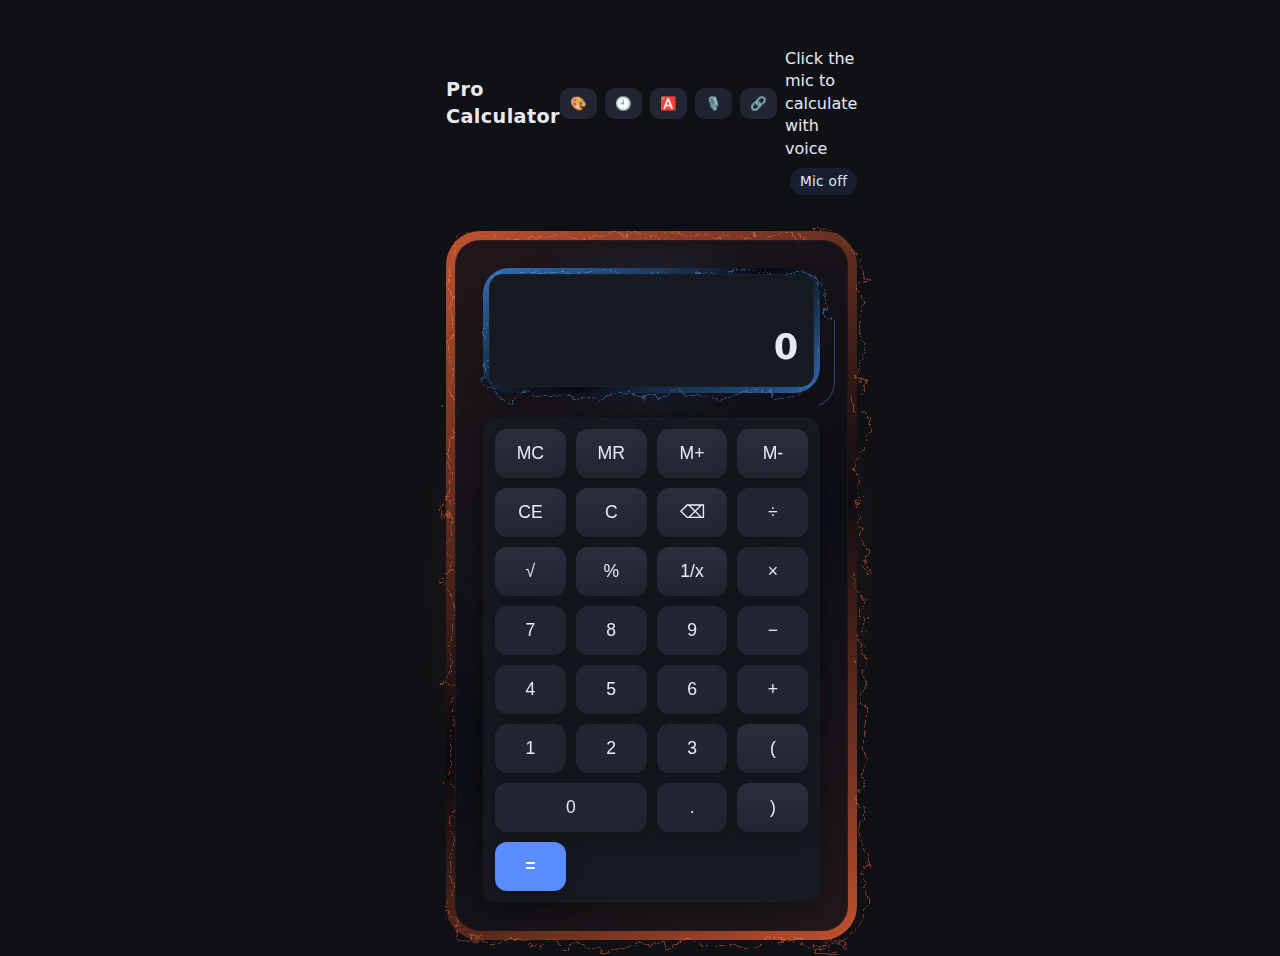
<file: index.html>
<!DOCTYPE html>
<html lang="en">

<head>
  <meta charset="utf-8" />
  <meta name="viewport" content="width=device-width,initial-scale=1" />
  <title>Pro Calculator</title>
  <link rel="stylesheet" href="styles.css" />
  <link rel="manifest" href="manifest.webmanifest" />

  <link rel="icon" type="image/png" sizes="16x16" href="gi.png">
  <link rel="icon" type="image/png" sizes="32x32" href="gi.png">
</head>

<body>
  <!-- PARTICLE SYSTEM CONTAINER -->
  <div id="particle-container"></div>

  <div id="cursor-sparkles"></div>
  <div id="custom-cursor"></div>

  <svg class="electric-filters" aria-hidden="true">
    <defs>
      <filter id="swirl-screen" color-interpolation-filters="sRGB" x="-20%" y="-20%" width="140%" height="140%">
        <feTurbulence type="turbulence" baseFrequency="0.02" numOctaves="10" result="noise1" seed="1" />
        <feOffset in="noise1" dx="0" dy="0" result="offsetNoise1">
          <animate attributeName="dy" values="700;0" dur="6s" repeatCount="indefinite" calcMode="linear" />
        </feOffset>

        <feTurbulence type="turbulence" baseFrequency="0.02" numOctaves="10" result="noise2" seed="1" />
        <feOffset in="noise2" dx="0" dy="0" result="offsetNoise2">
          <animate attributeName="dy" values="0;-700" dur="6s" repeatCount="indefinite" calcMode="linear" />
        </feOffset>

        <feTurbulence type="turbulence" baseFrequency="0.02" numOctaves="10" result="noise3" seed="2" />
        <feOffset in="noise3" dx="0" dy="0" result="offsetNoise3">
          <animate attributeName="dx" values="490;0" dur="6s" repeatCount="indefinite" calcMode="linear" />
        </feOffset>

        <feTurbulence type="turbulence" baseFrequency="0.02" numOctaves="10" result="noise4" seed="2" />
        <feOffset in="noise4" dx="0" dy="0" result="offsetNoise4">
          <animate attributeName="dx" values="0;-490" dur="6s" repeatCount="indefinite" calcMode="linear" />
        </feOffset>

        <feComposite in="offsetNoise1" in2="offsetNoise2" result="part1" />
        <feComposite in="offsetNoise3" in2="offsetNoise4" result="part2" />
        <feBlend in="part1" in2="part2" mode="color-dodge" result="combinedNoise" />

        <feDisplacementMap in="SourceGraphic" in2="combinedNoise" scale="30" xChannelSelector="R"
          yChannelSelector="B" />
      </filter>
      <filter id="swirl-calc" color-interpolation-filters="sRGB" x="-20%" y="-20%" width="140%" height="140%">
        <feTurbulence type="turbulence" baseFrequency="0.02" numOctaves="7" />
        <feColorMatrix type="hueRotate" result="pt1">
          <animate attributeName="values" values="0;360;" dur=".6s" repeatCount="indefinite" calcMode="paced" />
        </feColorMatrix>
        <feComposite />
        <feTurbulence type="turbulence" baseFrequency="0.03" numOctaves="7" seed="5" />
        <feColorMatrix type="hueRotate" result="pt2">
          <animate attributeName="values" values="0;333;199;286;64;168;256;157;360;" dur="5s" repeatCount="indefinite"
            calcMode="paced" />
        </feColorMatrix>
        <feBlend in="pt1" in2="pt2" mode="normal" result="combinedNoise" />
        <feDisplacementMap in="SourceGraphic" scale="30" xChannelSelector="R" yChannelSelector="B" />
      </filter>
    </defs>
  </svg>


  <main class="app" data-theme="dark">
    <header class="topbar" aria-label="Calculator header">
      <h1 class="brand">Pro Calculator</h1>
      <div class="controls">
        <button id="themeToggle" class="icon-btn" aria-label="Toggle theme" title="Toggle theme">🎨</button>
        <button id="historyToggle" class="icon-btn" aria-label="Toggle history" title="Toggle history">🕘</button>
        <button id="a11yToggle" class="icon-btn" aria-label="Toggle high contrast"
          title="Toggle high contrast">🅰️</button>
        <button id="voiceToggle" class="icon-btn mic-off" aria-label="Toggle voice control"
          title="Toggle voice control">🎙️</button>
        <button id="apiSettings" class="icon-btn" aria-label="Set voice backend URL"
          title="Set voice backend URL">🔗</button>
        <span class="mic-guide" role="status">Click the mic to calculate with voice</span>
      </div>
    </header>

    <div class="voice-panel" role="status" aria-live="polite">
      <span id="voiceStatus" class="voice-status">Mic off</span>
    </div>

    <div class="calculator-electric electric-frame electric-frame--calc">
      <div class="electric-frame__content calculator-electric__content">
        <div class="screen-wrapper electric-frame electric-frame--screen">
          <div class="electric-frame__content">
            <section class="display" aria-live="polite" aria-atomic="true">
              <div id="expression" class="expression" title="Expression"></div>
              <div id="result" class="result" title="Result">0</div>
            </section>
          </div>
        </div>

        <section class="keypad" aria-label="Calculator keys">
          <!-- Memory Row -->
          <div class="row">
            <button class="btn fn" data-action="MC" aria-label="Memory Clear">MC</button>
            <button class="btn fn" data-action="MR" aria-label="Memory Recall">MR</button>
            <button class="btn fn" data-action="M+" aria-label="Memory Add">M+</button>
            <button class="btn fn" data-action="M-" aria-label="Memory Subtract">M-</button>
          </div>

          <!-- Function / Clear Row -->
          <div class="row">
            <button class="btn fn" data-action="CE" aria-label="Clear Entry">CE</button>
            <button class="btn fn" data-action="C" aria-label="Clear All">C</button>
            <button class="btn fn" data-action="BACK" aria-label="Backspace">⌫</button>
            <button class="btn op" data-value="/" aria-label="Divide">÷</button>
          </div>

          <!-- Main Grid -->
          <div class="row">
            <button class="btn fn" data-action="SQRT" aria-label="Square Root">√</button>
            <button class="btn fn" data-action="PERCENT" aria-label="Percent">%</button>
            <button class="btn fn" data-action="RECIP" aria-label="Reciprocal">1/x</button>
            <button class="btn op" data-value="*" aria-label="Multiply">×</button>
          </div>

          <div class="row">
            <button class="btn" data-value="7" aria-label="Seven">7</button>
            <button class="btn" data-value="8" aria-label="Eight">8</button>
            <button class="btn" data-value="9" aria-label="Nine">9</button>
            <button class="btn op" data-value="-" aria-label="Minus">−</button>
          </div>

          <div class="row">
            <button class="btn" data-value="4" aria-label="Four">4</button>
            <button class="btn" data-value="5" aria-label="Five">5</button>
            <button class="btn" data-value="6" aria-label="Six">6</button>
            <button class="btn op" data-value="+" aria-label="Plus">+</button>
          </div>

          <div class="row">
            <button class="btn" data-value="1" aria-label="One">1</button>
            <button class="btn" data-value="2" aria-label="Two">2</button>
            <button class="btn" data-value="3" aria-label="Three">3</button>
            <button class="btn fn" data-action="OPEN" aria-label="Open Parenthesis">(</button>
          </div>

          <div class="row">
            <button class="btn wide" data-value="0" aria-label="Zero">0</button>
            <button class="btn" data-value="." aria-label="Decimal">.</button>
            <button class="btn fn" data-action="CLOSE" aria-label="Close Parenthesis">)</button>
            <button class="btn eq" data-action="EQUALS" aria-label="Equals">=</button>
          </div>
        </section>

        <aside id="history" class="history" aria-label="History drawer" hidden>
          <header class="history-header">
            <h2>History</h2>
            <div class="history-actions">
              <input id="historySearch" type="search" placeholder="Search…" aria-label="Search history" />
              <button id="exportCSV" class="mini-btn" aria-label="Export CSV">CSV</button>
              <button id="exportJSON" class="mini-btn" aria-label="Export JSON">JSON</button>
              <button id="clearHistory" class="mini-btn danger" aria-label="Clear History">Clear</button>
            </div>
          </header>
          <ul id="historyList" class="history-list" role="list"></ul>
        </aside>
      </div>
    </div>
  </main>

  <!-- Optional config override: define window.PROCALC_VOICE_API_BASE in config.js -->
  <script src="config.js"></script>
  <script src="script.js" defer></script>
</body>

</html>
</file>
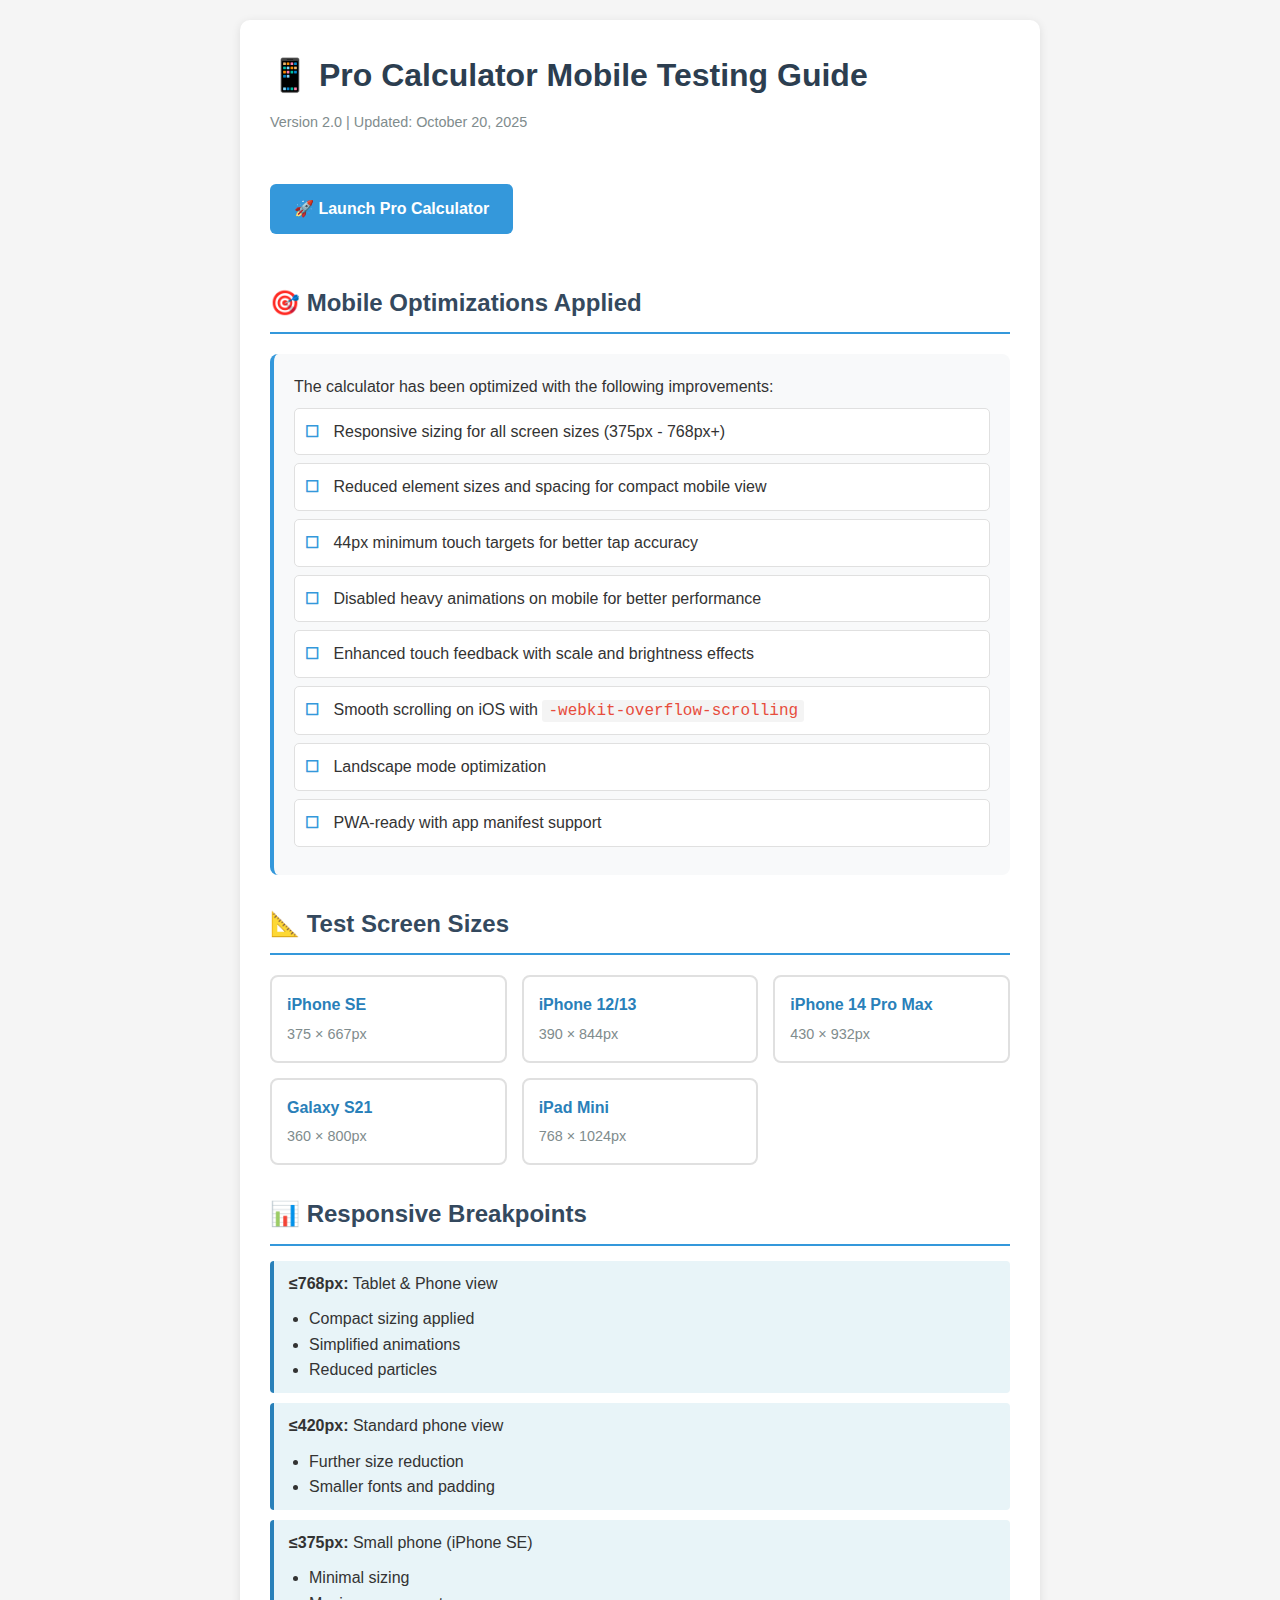
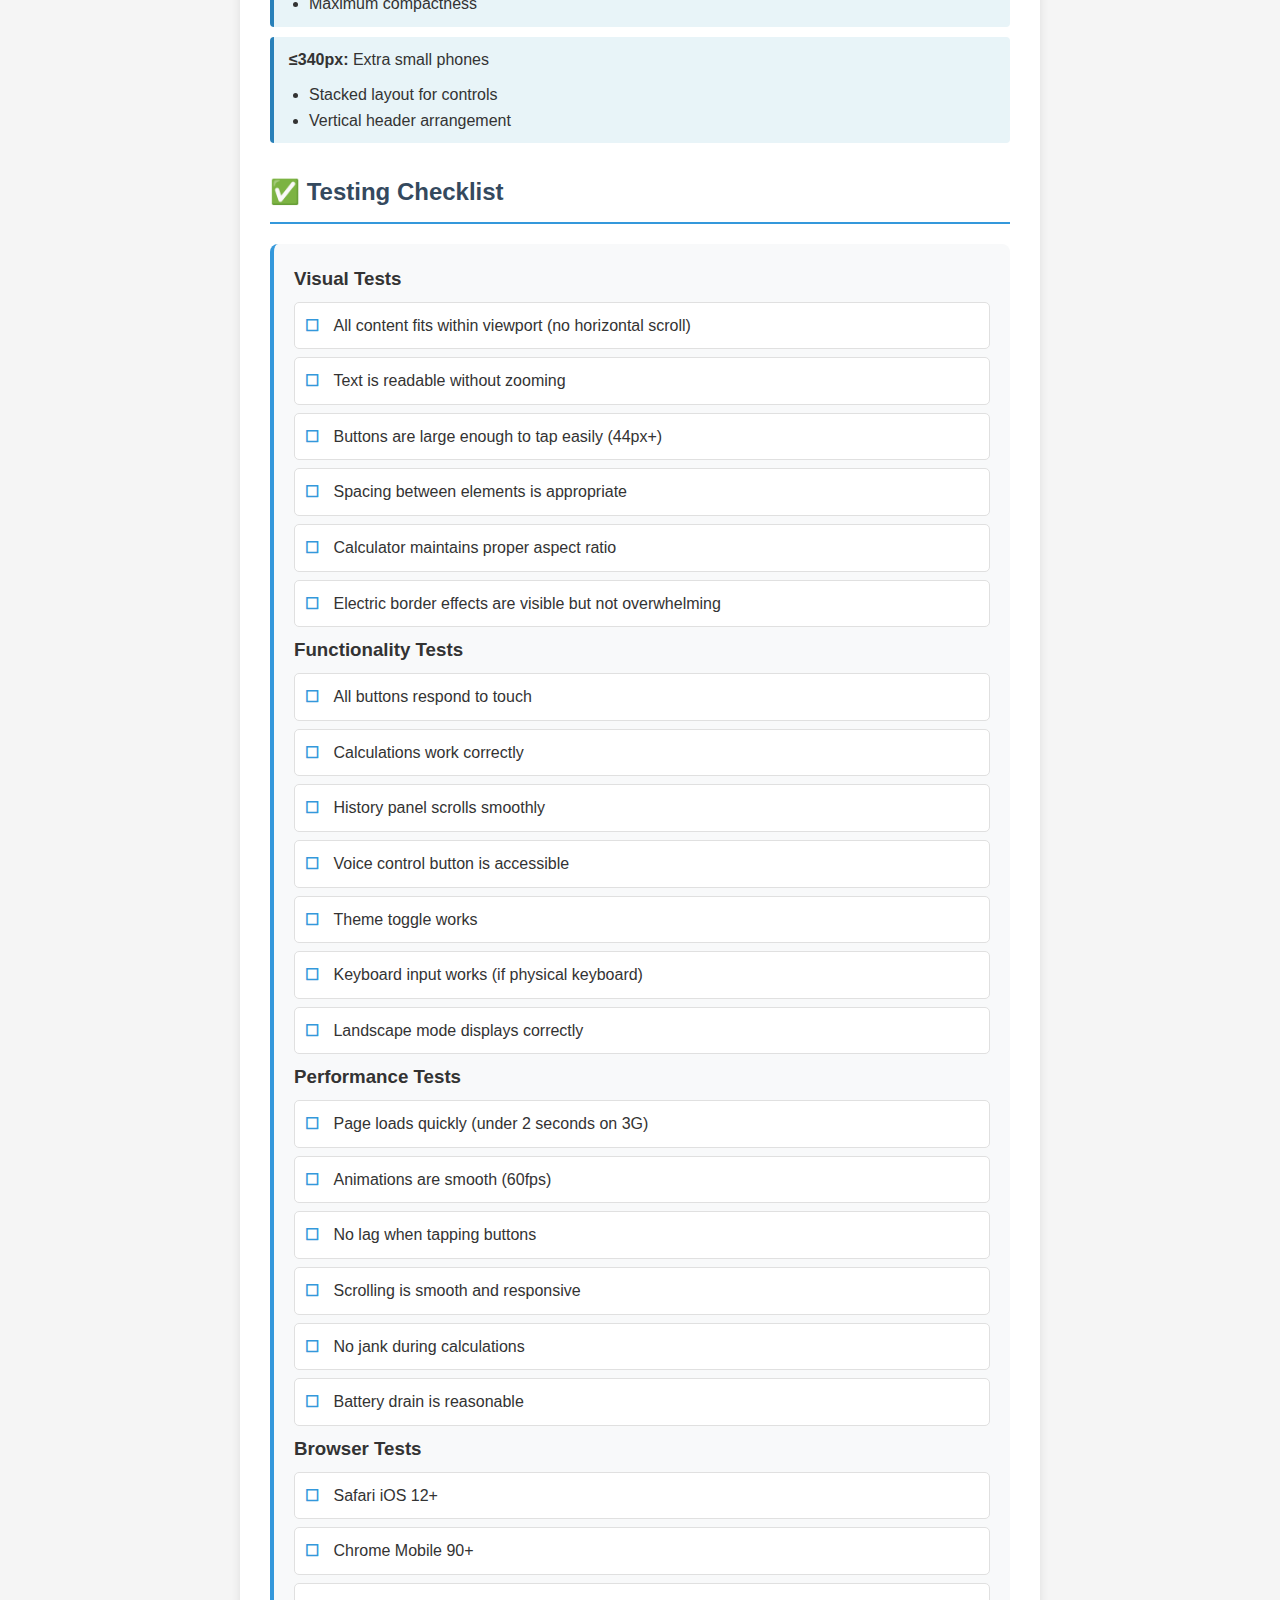
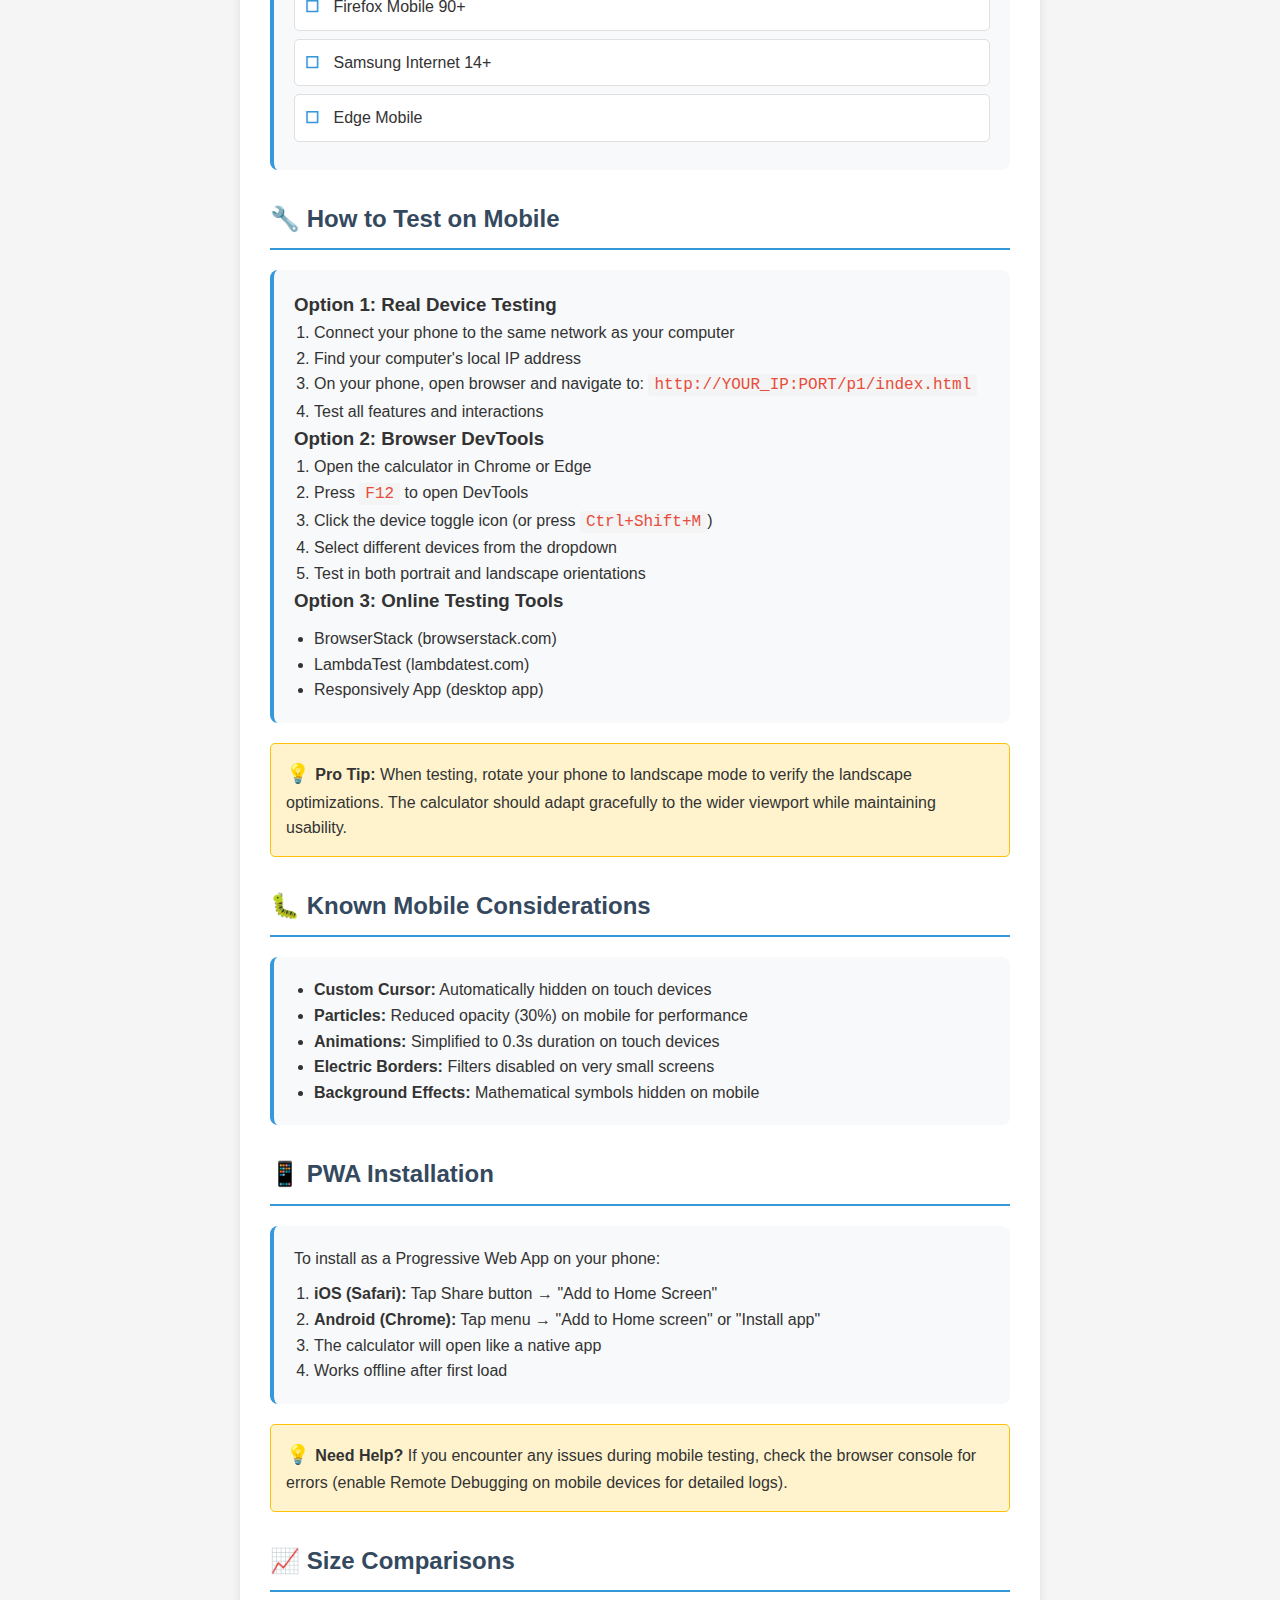
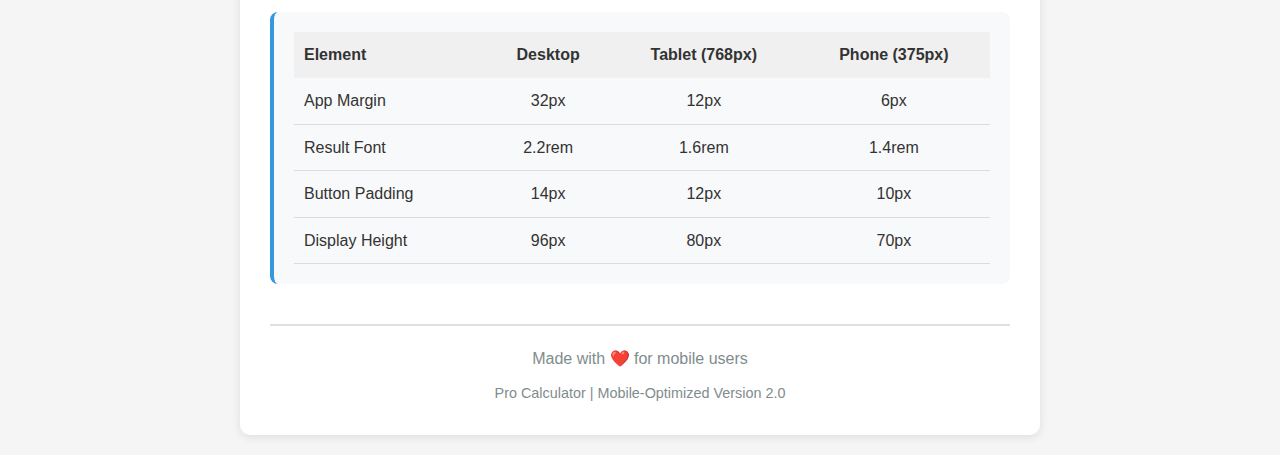
<file: MOBILE_TEST_GUIDE.html>
<!DOCTYPE html>
<html lang="en">

<head>
    <meta charset="UTF-8">
    <meta name="viewport" content="width=device-width, initial-scale=1.0">
    <title>Pro Calculator - Mobile Testing Guide</title>
    <style>
        * {
            box-sizing: border-box;
            margin: 0;
            padding: 0;
        }

        body {
            font-family: -apple-system, BlinkMacSystemFont, 'Segoe UI', Roboto, Oxygen, Ubuntu, Cantarell, sans-serif;
            line-height: 1.6;
            padding: 20px;
            background: #f5f5f5;
            color: #333;
        }

        .container {
            max-width: 800px;
            margin: 0 auto;
            background: white;
            padding: 30px;
            border-radius: 10px;
            box-shadow: 0 2px 10px rgba(0, 0, 0, 0.1);
        }

        h1 {
            color: #2c3e50;
            margin-bottom: 10px;
        }

        .version {
            color: #7f8c8d;
            font-size: 0.9em;
            margin-bottom: 30px;
        }

        h2 {
            color: #34495e;
            margin-top: 30px;
            margin-bottom: 15px;
            padding-bottom: 10px;
            border-bottom: 2px solid #3498db;
        }

        .test-section {
            background: #f8f9fa;
            padding: 20px;
            margin: 20px 0;
            border-radius: 8px;
            border-left: 4px solid #3498db;
        }

        .checklist {
            list-style: none;
            padding-left: 0;
        }

        .checklist li {
            padding: 10px;
            margin: 8px 0;
            background: white;
            border-radius: 5px;
            border: 1px solid #e0e0e0;
        }

        .checklist li:before {
            content: "☐ ";
            color: #3498db;
            font-weight: bold;
            margin-right: 10px;
        }

        .device-specs {
            display: grid;
            grid-template-columns: repeat(auto-fit, minmax(200px, 1fr));
            gap: 15px;
            margin: 20px 0;
        }

        .device {
            background: white;
            padding: 15px;
            border-radius: 8px;
            border: 2px solid #e0e0e0;
        }

        .device-name {
            font-weight: bold;
            color: #2980b9;
            margin-bottom: 5px;
        }

        .device-size {
            color: #7f8c8d;
            font-size: 0.9em;
        }

        .breakpoint {
            background: #e8f4f8;
            padding: 10px 15px;
            margin: 10px 0;
            border-left: 4px solid #2980b9;
            border-radius: 4px;
        }

        .tip {
            background: #fff3cd;
            border: 1px solid #ffc107;
            padding: 15px;
            border-radius: 5px;
            margin: 15px 0;
        }

        .tip:before {
            content: "💡 ";
            font-size: 1.2em;
        }

        code {
            background: #f4f4f4;
            padding: 2px 6px;
            border-radius: 3px;
            font-family: 'Courier New', monospace;
            color: #e74c3c;
        }

        .launch-btn {
            display: inline-block;
            background: #3498db;
            color: white;
            padding: 12px 24px;
            text-decoration: none;
            border-radius: 6px;
            margin: 20px 0;
            font-weight: bold;
            transition: background 0.3s ease;
        }

        .launch-btn:hover {
            background: #2980b9;
        }

        @media (max-width: 768px) {
            body {
                padding: 10px;
            }

            .container {
                padding: 20px;
            }

            h1 {
                font-size: 1.5em;
            }

            .device-specs {
                grid-template-columns: 1fr;
            }
        }
    </style>
</head>

<body>
    <div class="container">
        <h1>📱 Pro Calculator Mobile Testing Guide</h1>
        <p class="version">Version 2.0 | Updated: October 20, 2025</p>

        <a href="index.html" class="launch-btn">🚀 Launch Pro Calculator</a>

        <h2>🎯 Mobile Optimizations Applied</h2>
        <div class="test-section">
            <p>The calculator has been optimized with the following improvements:</p>
            <ul class="checklist">
                <li>Responsive sizing for all screen sizes (375px - 768px+)</li>
                <li>Reduced element sizes and spacing for compact mobile view</li>
                <li>44px minimum touch targets for better tap accuracy</li>
                <li>Disabled heavy animations on mobile for better performance</li>
                <li>Enhanced touch feedback with scale and brightness effects</li>
                <li>Smooth scrolling on iOS with <code>-webkit-overflow-scrolling</code></li>
                <li>Landscape mode optimization</li>
                <li>PWA-ready with app manifest support</li>
            </ul>
        </div>

        <h2>📐 Test Screen Sizes</h2>
        <div class="device-specs">
            <div class="device">
                <div class="device-name">iPhone SE</div>
                <div class="device-size">375 × 667px</div>
            </div>
            <div class="device">
                <div class="device-name">iPhone 12/13</div>
                <div class="device-size">390 × 844px</div>
            </div>
            <div class="device">
                <div class="device-name">iPhone 14 Pro Max</div>
                <div class="device-size">430 × 932px</div>
            </div>
            <div class="device">
                <div class="device-name">Galaxy S21</div>
                <div class="device-size">360 × 800px</div>
            </div>
            <div class="device">
                <div class="device-name">iPad Mini</div>
                <div class="device-size">768 × 1024px</div>
            </div>
        </div>

        <h2>📊 Responsive Breakpoints</h2>
        <div class="breakpoint">
            <strong>≤768px:</strong> Tablet & Phone view
            <ul style="margin-top: 10px; padding-left: 20px;">
                <li>Compact sizing applied</li>
                <li>Simplified animations</li>
                <li>Reduced particles</li>
            </ul>
        </div>
        <div class="breakpoint">
            <strong>≤420px:</strong> Standard phone view
            <ul style="margin-top: 10px; padding-left: 20px;">
                <li>Further size reduction</li>
                <li>Smaller fonts and padding</li>
            </ul>
        </div>
        <div class="breakpoint">
            <strong>≤375px:</strong> Small phone (iPhone SE)
            <ul style="margin-top: 10px; padding-left: 20px;">
                <li>Minimal sizing</li>
                <li>Maximum compactness</li>
            </ul>
        </div>
        <div class="breakpoint">
            <strong>≤340px:</strong> Extra small phones
            <ul style="margin-top: 10px; padding-left: 20px;">
                <li>Stacked layout for controls</li>
                <li>Vertical header arrangement</li>
            </ul>
        </div>

        <h2>✅ Testing Checklist</h2>
        <div class="test-section">
            <h3>Visual Tests</h3>
            <ul class="checklist">
                <li>All content fits within viewport (no horizontal scroll)</li>
                <li>Text is readable without zooming</li>
                <li>Buttons are large enough to tap easily (44px+)</li>
                <li>Spacing between elements is appropriate</li>
                <li>Calculator maintains proper aspect ratio</li>
                <li>Electric border effects are visible but not overwhelming</li>
            </ul>

            <h3>Functionality Tests</h3>
            <ul class="checklist">
                <li>All buttons respond to touch</li>
                <li>Calculations work correctly</li>
                <li>History panel scrolls smoothly</li>
                <li>Voice control button is accessible</li>
                <li>Theme toggle works</li>
                <li>Keyboard input works (if physical keyboard)</li>
                <li>Landscape mode displays correctly</li>
            </ul>

            <h3>Performance Tests</h3>
            <ul class="checklist">
                <li>Page loads quickly (under 2 seconds on 3G)</li>
                <li>Animations are smooth (60fps)</li>
                <li>No lag when tapping buttons</li>
                <li>Scrolling is smooth and responsive</li>
                <li>No jank during calculations</li>
                <li>Battery drain is reasonable</li>
            </ul>

            <h3>Browser Tests</h3>
            <ul class="checklist">
                <li>Safari iOS 12+</li>
                <li>Chrome Mobile 90+</li>
                <li>Firefox Mobile 90+</li>
                <li>Samsung Internet 14+</li>
                <li>Edge Mobile</li>
            </ul>
        </div>

        <h2>🔧 How to Test on Mobile</h2>
        <div class="test-section">
            <h3>Option 1: Real Device Testing</h3>
            <ol style="padding-left: 20px;">
                <li>Connect your phone to the same network as your computer</li>
                <li>Find your computer's local IP address</li>
                <li>On your phone, open browser and navigate to: <code>http://YOUR_IP:PORT/p1/index.html</code></li>
                <li>Test all features and interactions</li>
            </ol>

            <h3>Option 2: Browser DevTools</h3>
            <ol style="padding-left: 20px;">
                <li>Open the calculator in Chrome or Edge</li>
                <li>Press <code>F12</code> to open DevTools</li>
                <li>Click the device toggle icon (or press <code>Ctrl+Shift+M</code>)</li>
                <li>Select different devices from the dropdown</li>
                <li>Test in both portrait and landscape orientations</li>
            </ol>

            <h3>Option 3: Online Testing Tools</h3>
            <ul style="padding-left: 20px; margin-top: 10px;">
                <li>BrowserStack (browserstack.com)</li>
                <li>LambdaTest (lambdatest.com)</li>
                <li>Responsively App (desktop app)</li>
            </ul>
        </div>

        <div class="tip">
            <strong>Pro Tip:</strong> When testing, rotate your phone to landscape mode to verify the landscape
            optimizations. The calculator should adapt gracefully to the wider viewport while maintaining usability.
        </div>

        <h2>🐛 Known Mobile Considerations</h2>
        <div class="test-section">
            <ul style="padding-left: 20px;">
                <li><strong>Custom Cursor:</strong> Automatically hidden on touch devices</li>
                <li><strong>Particles:</strong> Reduced opacity (30%) on mobile for performance</li>
                <li><strong>Animations:</strong> Simplified to 0.3s duration on touch devices</li>
                <li><strong>Electric Borders:</strong> Filters disabled on very small screens</li>
                <li><strong>Background Effects:</strong> Mathematical symbols hidden on mobile</li>
            </ul>
        </div>

        <h2>📱 PWA Installation</h2>
        <div class="test-section">
            <p>To install as a Progressive Web App on your phone:</p>
            <ol style="padding-left: 20px; margin-top: 10px;">
                <li><strong>iOS (Safari):</strong> Tap Share button → "Add to Home Screen"</li>
                <li><strong>Android (Chrome):</strong> Tap menu → "Add to Home screen" or "Install app"</li>
                <li>The calculator will open like a native app</li>
                <li>Works offline after first load</li>
            </ol>
        </div>

        <div class="tip">
            <strong>Need Help?</strong> If you encounter any issues during mobile testing, check the browser console for
            errors (enable Remote Debugging on mobile devices for detailed logs).
        </div>

        <h2>📈 Size Comparisons</h2>
        <div class="test-section">
            <table style="width: 100%; border-collapse: collapse;">
                <thead>
                    <tr style="background: #f0f0f0;">
                        <th style="padding: 10px; text-align: left;">Element</th>
                        <th style="padding: 10px; text-align: center;">Desktop</th>
                        <th style="padding: 10px; text-align: center;">Tablet (768px)</th>
                        <th style="padding: 10px; text-align: center;">Phone (375px)</th>
                    </tr>
                </thead>
                <tbody>
                    <tr>
                        <td style="padding: 10px; border-bottom: 1px solid #ddd;">App Margin</td>
                        <td style="padding: 10px; text-align: center; border-bottom: 1px solid #ddd;">32px</td>
                        <td style="padding: 10px; text-align: center; border-bottom: 1px solid #ddd;">12px</td>
                        <td style="padding: 10px; text-align: center; border-bottom: 1px solid #ddd;">6px</td>
                    </tr>
                    <tr>
                        <td style="padding: 10px; border-bottom: 1px solid #ddd;">Result Font</td>
                        <td style="padding: 10px; text-align: center; border-bottom: 1px solid #ddd;">2.2rem</td>
                        <td style="padding: 10px; text-align: center; border-bottom: 1px solid #ddd;">1.6rem</td>
                        <td style="padding: 10px; text-align: center; border-bottom: 1px solid #ddd;">1.4rem</td>
                    </tr>
                    <tr>
                        <td style="padding: 10px; border-bottom: 1px solid #ddd;">Button Padding</td>
                        <td style="padding: 10px; text-align: center; border-bottom: 1px solid #ddd;">14px</td>
                        <td style="padding: 10px; text-align: center; border-bottom: 1px solid #ddd;">12px</td>
                        <td style="padding: 10px; text-align: center; border-bottom: 1px solid #ddd;">10px</td>
                    </tr>
                    <tr>
                        <td style="padding: 10px; border-bottom: 1px solid #ddd;">Display Height</td>
                        <td style="padding: 10px; text-align: center; border-bottom: 1px solid #ddd;">96px</td>
                        <td style="padding: 10px; text-align: center; border-bottom: 1px solid #ddd;">80px</td>
                        <td style="padding: 10px; text-align: center; border-bottom: 1px solid #ddd;">70px</td>
                    </tr>
                </tbody>
            </table>
        </div>

        <div
            style="text-align: center; margin-top: 40px; padding-top: 20px; border-top: 2px solid #e0e0e0; color: #7f8c8d;">
            <p>Made with ❤️ for mobile users</p>
            <p style="font-size: 0.9em; margin-top: 10px;">Pro Calculator | Mobile-Optimized Version 2.0</p>
        </div>
    </div>
</body>

</html>
</file>
<file: styles.css>
:root {
  --bg: #0f1115;
  --panel: #171a21;
  --text: #e6eaf2;
  --muted: #9aa3b2;
  --primary: #5b8cff;
  --accent: #14cba8;
  --danger: #ff6b6b;
  --key: #222633;
  --key-op: #2a2e3d;
  --key-eq: #5b8cff;
  --shadow: 0 8px 24px rgba(0, 0, 0, .25);
  --radius: 14px;
  /* electric border colors */
  --screen-border: #4a9dff;
  /* blue for the display/screen */
  --screen-glow: rgba(74, 157, 255, 0.22);
  --calc-border: #ff6b3a;
  /* red-orange for the calculator outer */
  --calc-glow: rgba(255, 107, 58, 0.14);
}

[data-theme="light"] {
  --bg: #f7f8fb;
  --panel: #ffffff;
  --text: #1a2233;
  --muted: #5a6577;
  --primary: #3b82f6;
  --accent: #0ea5a0;
  --danger: #e11d48;
  --key: #eef1f7;
  --key-op: #e8ecf6;
  --key-eq: #3b82f6;
}

[data-theme="amoled"] {
  --bg: #000000;
  --panel: #0b0b0b;
  --text: #eaeaea;
  --muted: #a0a0a0;
  --primary: #4f8cff;
  --accent: #00d4b3;
  --danger: #ff5f5f;
  --key: #121212;
  --key-op: #161616;
  --key-eq: #4f8cff;
}

* {
  box-sizing: border-box;
}

html,
body {
  height: 100%;
}

body {
  margin: 0;
  background: var(--bg);
  color: var(--text);
  font: 16px/1.4 ui-sans-serif, system-ui, -apple-system, Segoe UI, Roboto, Helvetica, Arial, "Apple Color Emoji", "Segoe UI Emoji";
}

/* Mic coachmark */
.mic-coach {
  position: absolute;
  top: 10px;
  right: 12px;
  transform: translateY(0);
  background: rgba(10, 12, 18, .8);
  color: var(--text);
  padding: 8px 12px;
  border-radius: 12px;
  border: 1px solid rgba(255, 255, 255, 0.08);
<<<<<<< HEAD
  box-shadow: 0 4px 12px rgba(0, 0, 0, .18);
=======
  box-shadow: 0 12px 30px rgba(0, 0, 0, .35);
>>>>>>> ec13129d4e584958e57dbba3715253f153457b0c
  display: flex;
  align-items: center;
  gap: 10px;
  z-index: 5;
  animation: coachIn .5s ease-out both;
}

.mic-coach::before {
  content: "";
  position: absolute;
  right: 52px;
  top: 100%;
  width: 0;
  height: 0;
  border-left: 8px solid transparent;
  border-right: 8px solid transparent;
  border-top: 10px solid rgba(10, 12, 18, .8);
  filter: drop-shadow(0 -2px 2px rgba(0, 0, 0, .2));
}

.mic-coach .coach-text {
  position: relative;
  padding: 6px 10px;
  border-radius: 10px;
  background: linear-gradient(180deg, rgba(255, 255, 255, .06), rgba(255, 255, 255, .02));
}

/* Neon animated border */
.mic-coach .coach-text::after {
  content: "";
  position: absolute;
  inset: 0;
  border-radius: 10px;
  padding: 1px;
  background: linear-gradient(90deg, #5b8cff, #14cba8, #5b8cff);
  -webkit-mask:
    linear-gradient(#000 0 0) content-box,
    linear-gradient(#000 0 0);
  -webkit-mask-composite: xor;
  mask-composite: exclude;
  mask:
    linear-gradient(#000 0 0) content-box,
    linear-gradient(#000 0 0);
  animation: neonFlow 2.2s linear infinite;
}

.coach-close {
  background: transparent;
  border: 0;
  color: var(--muted);
  cursor: pointer;
  font-size: 18px;
  line-height: 1;
}

@keyframes neonFlow {
  0% {
    filter: hue-rotate(0deg);
  }

  100% {
    filter: hue-rotate(360deg);
  }
}

@keyframes coachIn {
  from {
    opacity: 0;
    transform: translateY(-6px);
  }

  to {
    opacity: 1;
    transform: translateY(0);
  }
}


.app {
  max-width: 420px;
  margin: 32px auto;
  padding: 16px;
  display: grid;
  gap: 12px;
  position: relative;
  z-index: 1;
}

.topbar {
  display: flex;
  align-items: center;
  justify-content: space-between;
}

.brand {
  margin: 0;
  font-size: 1.2rem;
  letter-spacing: .4px;
}

.controls {
  display: flex;
  gap: 8px;
  align-items: center;
<<<<<<< HEAD
  flex-wrap: wrap;
}

/* Mobile: Stack controls if needed */
@media (max-width: 340px) {
  .controls {
    gap: 4px;
  }

  .topbar {
    flex-direction: column;
    gap: 8px;
    align-items: flex-start;
  }
=======
>>>>>>> ec13129d4e584958e57dbba3715253f153457b0c
}

.voice-panel {
  display: flex;
  justify-content: flex-end;
  align-items: center;
  gap: 8px;
  margin-top: -4px;
}

.electric-filters {
  position: absolute;
  width: 0;
  height: 0;
  pointer-events: none;
  opacity: 0;
}

.electric-frame {
  --electric-border-width: 6px;
  --electric-radius: 28px;
  --electric-border-color: #ff6b3a;
  --electric-light-color: rgba(255, 107, 58, 0.26);
  --electric-backdrop: rgba(12, 16, 24, 0.88);
  --electric-padding: 24px;
  position: relative;
  width: 100%;
  border-radius: var(--electric-radius);
  padding: var(--electric-border-width);
  background:
    linear-gradient(-32deg,
      color-mix(in oklab, var(--electric-border-color) 75%, transparent 25%),
      transparent 46%,
      color-mix(in oklab, var(--electric-border-color) 75%, transparent 25%)), linear-gradient(175deg, rgba(8, 10, 18, 0.9), rgba(4, 6, 12, 0.9));
  overflow: visible;
  isolation: isolate;
}

.electric-frame::before,
.electric-frame::after {
  content: "";
  position: absolute;
  pointer-events: none;
}

.electric-frame::before {
  inset: 0;
  border-radius: inherit;
  border: 1px solid color-mix(in oklab, var(--electric-border-color) 55%, transparent 45%);
  opacity: 0.8;
  mix-blend-mode: screen;
  z-index: 0;
}

.electric-frame::after {
  inset: calc(var(--electric-border-width) * -1.1);
  border-radius: calc(var(--electric-radius) + var(--electric-border-width) * 1.1);
  background: radial-gradient(circle, var(--electric-light-color) 0%, transparent 65%);
  filter: blur(22px);
  opacity: 0.6;
  z-index: 0;
}

.electric-frame__content {
  position: relative;
  z-index: 1;
  border-radius: calc(var(--electric-radius) - var(--electric-border-width));
  background: var(--electric-backdrop);
  padding: var(--electric-padding);
<<<<<<< HEAD
  box-shadow: 0 6px 18px rgba(0, 0, 0, 0.18);
=======
  box-shadow: 0 18px 40px rgba(0, 0, 0, 0.45);
>>>>>>> ec13129d4e584958e57dbba3715253f153457b0c
  backdrop-filter: blur(6px);
  display: grid;
  gap: clamp(18px, 3vw, 24px);
}

.electric-frame__content::before {
  content: "";
  position: absolute;
  inset: 0;
  border-radius: inherit;
  border: 1px solid color-mix(in oklab, var(--electric-border-color) 28%, transparent 72%);
  opacity: 0.22;
  pointer-events: none;
}

.electric-frame--calc {
  --electric-border-color: #ff6b3a;
  --electric-light-color: rgba(255, 107, 58, 0.3);
  --electric-border-width: clamp(6px, 1.5vw, 9px);
  --electric-radius: clamp(26px, 5vw, 34px);
  --electric-backdrop: rgba(12, 16, 24, 0.88);
  --electric-padding: clamp(20px, 5vw, 28px);
}

.electric-frame--screen {
  --electric-border-color: var(--screen-border);
  --electric-light-color: rgba(74, 157, 255, 0.36);
  --electric-border-width: clamp(3px, 1vw, 6px);
  --electric-radius: clamp(18px, 4vw, 24px);
  --electric-backdrop: rgba(16, 24, 38, 0.92);
  --electric-padding: clamp(10px, 2.4vw, 16px);
}

.electric-frame--calc::before {
  filter: url(#swirl-calc);
}

.electric-frame--screen::before {
  filter: url(#swirl-screen);
}

.electric-frame--screen>.electric-frame__content {
  padding: 0;
  background: transparent;
  box-shadow: none;
  backdrop-filter: none;
  gap: 0;
}

@media (max-width: 540px) {
  .electric-frame--screen {
    --electric-border-width: 3px;
    --electric-radius: 18px;
    --electric-padding: 8px;
  }
}

@media (min-width: 1024px) {
  .electric-frame--screen {
    --electric-border-width: 6px;
    --electric-radius: 26px;
    --electric-padding: 18px;
  }
}

.calculator-electric {
  margin-top: clamp(12px, 3vw, 24px);
}

.calculator-electric__content {
  grid-template-columns: 1fr;
}

.screen-wrapper {
  width: 100%;
}

.voice-status {
  padding: 4px 10px;
  border-radius: 999px;
  background: rgba(91, 140, 255, 0.12);
  color: var(--text);
  font-size: 0.85rem;
  letter-spacing: 0.3px;
  transition: background 0.3s ease, color 0.3s ease;
}

.voice-status.state-error {
  background: rgba(255, 107, 107, 0.2);
}

.voice-status.state-listening {
  background: rgba(20, 203, 168, 0.25);
}

#voiceToggle.mic-on {
  background: linear-gradient(180deg, rgba(20, 203, 168, 0.8), rgba(20, 203, 168, 0.5));
  color: #012c22;
}

#voiceToggle.mic-off {
  opacity: 0.9;
}

#voiceToggle.mic-error {
  background: linear-gradient(180deg, rgba(255, 107, 107, 0.9), rgba(255, 107, 107, 0.6));
  color: #150303;
}

/* Mic highlight nudge after intro */
#voiceToggle.mic-highlight {
  position: relative;
  animation: micNudge 1.2s ease-in-out 2;
}

@keyframes micNudge {

  0%,
  100% {
    transform: translateY(0) scale(1);
    box-shadow: 0 0 0 0 rgba(20, 203, 168, 0);
  }

  30% {
    transform: translateY(-2px) scale(1.04);
    box-shadow: 0 0 18px 6px rgba(20, 203, 168, .25);
  }

  60% {
    transform: translateY(0) scale(1.02);
    box-shadow: 0 0 10px 3px rgba(20, 203, 168, .15);
  }
}

.icon-btn,
.mini-btn {
  background: var(--key);
  color: var(--text);
  border: 0;
  border-radius: 10px;
  padding: 8px 10px;
  cursor: pointer;
<<<<<<< HEAD
  box-shadow: 0 2px 8px rgba(0, 0, 0, 0.10);
=======
  box-shadow: var(--shadow);
>>>>>>> ec13129d4e584958e57dbba3715253f153457b0c
}

.mini-btn {
  padding: 6px 10px;
  font-size: .85rem;
}

.mini-btn.danger {
  background: var(--danger);
  color: #fff;
}

.display {
  background: var(--panel);
  border-radius: var(--radius);
  padding: 16px;
  box-shadow: var(--shadow);
  min-height: 96px;
  display: grid;
  gap: 8px;
}

.expression {
  min-height: 24px;
  color: var(--muted);
  font-size: 0.95rem;
  overflow-wrap: anywhere;
}

.expression.voice-input {
  color: var(--accent);
  text-shadow: 0 0 12px rgba(20, 203, 168, 0.5);
  transition: color 0.6s ease, text-shadow 0.6s ease;
}

.result {
  font-size: 2.2rem;
  font-weight: 600;
  text-align: right;
  overflow-wrap: anywhere;
}

.keypad {
  background: var(--panel);
  border-radius: var(--radius);
  padding: 12px;
  box-shadow: var(--shadow);
  display: grid;
  gap: 10px;
}

.row {
  display: grid;
  grid-template-columns: repeat(4, 1fr);
  gap: 10px;
}

.btn {
  background: var(--key);
  color: var(--text);
  border: 0;
  border-radius: 12px;
  padding: 14px 0;
  font-size: 1.1rem;
  cursor: pointer;
  box-shadow: var(--shadow);
  transition: transform .06s ease, filter .2s ease;
}

.btn:active {
  transform: translateY(1px);
  filter: brightness(.95);
}

<<<<<<< HEAD
/* Mobile touch feedback */
@media (hover: none) and (pointer: coarse) {
  .btn:active {
    transform: scale(0.95);
    filter: brightness(1.1);
    transition: all 0.1s ease;
  }

  .icon-btn:active {
    transform: scale(0.9);
  }
}

=======
>>>>>>> ec13129d4e584958e57dbba3715253f153457b0c
.btn.op {
  background: var(--key-op);
}

.btn.fn {
  background: linear-gradient(180deg, var(--key-op), var(--key));
}

.btn.eq {
  background: var(--key-eq);
  color: #fff;
  font-weight: 700;
}

.btn.wide {
  grid-column: span 2;
}

.history {
  background: var(--panel);
  border-radius: var(--radius);
  box-shadow: var(--shadow);
  padding: 12px;
}

.history[hidden] {
  display: none;
}

.history-header {
  display: flex;
  align-items: center;
  justify-content: space-between;
  gap: 8px;
}

<<<<<<< HEAD
/* Mobile history header */
@media (max-width: 768px) {
  .history-header {
    flex-direction: column;
    align-items: stretch;
  }

  .history-header h2 {
    margin: 0 0 6px 0;
    font-size: 1rem;
  }

  #historySearch {
    width: 100%;
    padding: 6px 10px;
    font-size: 0.9rem;
    border-radius: 8px;
    border: 1px solid var(--muted);
    background: var(--key);
    color: var(--text);
  }

  .history-actions {
    width: 100%;
    display: flex;
    gap: 6px;
    justify-content: space-between;
  }
}

=======
>>>>>>> ec13129d4e584958e57dbba3715253f153457b0c
.history-list {
  margin: 10px 0 0;
  padding: 0;
  list-style: none;
  max-height: 220px;
  overflow: auto;
<<<<<<< HEAD
  -webkit-overflow-scrolling: touch;
  /* Smooth scrolling on iOS */
}

/* Mobile history optimization */
@media (max-width: 768px) {
  .history-list {
    max-height: 150px;
  }

  .history-list li {
    font-size: 0.85rem;
    padding: 6px 4px;
  }
=======
>>>>>>> ec13129d4e584958e57dbba3715253f153457b0c
}

.history-list li {
  padding: 8px 6px;
  border-bottom: 1px solid rgba(255, 255, 255, .06);
  display: flex;
  justify-content: space-between;
  gap: 8px;
}

:focus-visible {
  outline: 3px solid var(--accent);
  outline-offset: 2px;
}

/* High contrast toggle */
[data-contrast="high"] {
  --panel: #ffffff;
  --text: #000000;
  --muted: #000000;
  --key: #ffffff;
  --key-op: #ffffff;
  filter: contrast(1.2);
}

<<<<<<< HEAD
/* Small screens - Enhanced mobile optimization */
@media (max-width: 420px) {
  .app {
    margin: 8px auto;
    padding: 8px;
    gap: 8px;
=======
/* Small screens */
@media (max-width: 420px) {
  .app {
    margin: 16px auto;
    padding: 12px;
>>>>>>> ec13129d4e584958e57dbba3715253f153457b0c
  }

  .result {
    font-size: 1.8rem;
  }
}

<<<<<<< HEAD
/* ================ MOBILE PHONE OPTIMIZATION ================ */
@media (max-width: 768px) {

  /* Reduce overall app size for phones */
  .app {
    max-width: 100%;
    margin: 12px auto;
    padding: 10px;
    gap: 10px;
  }

  /* Smaller header */
  .brand {
    font-size: 1rem;
    letter-spacing: 0.2px;
  }

  /* Compact control buttons */
  .icon-btn,
  .mini-btn {
    padding: 6px 8px;
    font-size: 0.9rem;
    border-radius: 8px;
  }

  /* Hide mic guide text on small screens */
  .mic-guide {
    display: none;
  }

  /* Smaller voice status */
  .voice-status {
    font-size: 0.75rem;
    padding: 3px 8px;
  }

  /* Compact electric frame padding */
  .electric-frame--calc {
    --electric-border-width: 4px;
    --electric-radius: 20px;
    --electric-padding: 14px;
  }

  .electric-frame--screen {
    --electric-border-width: 2px;
    --electric-radius: 14px;
    --electric-padding: 6px;
  }

  /* Smaller display */
  .display {
    padding: 12px;
    min-height: 80px;
    gap: 6px;
  }

  .expression {
    font-size: 0.85rem;
    min-height: 20px;
  }

  .result {
    font-size: 1.6rem;
  }

  /* Compact keypad */
  .keypad {
    padding: 8px;
    gap: 8px;
  }

  .row {
    gap: 8px;
  }

  /* Smaller buttons */
  .btn {
    padding: 12px 0;
    font-size: 1rem;
    border-radius: 10px;
  }

  /* Reduce history panel size */
  .history {
    padding: 10px;
  }

  .history-header {
    flex-direction: column;
    gap: 6px;
  }

  .history-header h2 {
    font-size: 1rem;
  }

  .history-actions {
    display: flex;
    gap: 6px;
    flex-wrap: wrap;
  }

  .history-list {
    max-height: 150px;
    font-size: 0.85rem;
  }

  /* Disable heavy animations on mobile for performance */
  .electric-frame::before,
  .electric-frame::after {
    animation: none !important;
    filter: none !important;
  }

  /* Simplify body background for mobile */
  body::before {
    display: none;
  }

  /* Reduce particle count visual impact */
  #particle-container {
    opacity: 0.15;
  }
}

/* Extra small phones (iPhone SE, etc.) */
@media (max-width: 375px) {
  .app {
    margin: 6px auto;
    padding: 6px;
    gap: 6px;
  }

  .brand {
    font-size: 0.9rem;
  }

  .icon-btn {
    padding: 5px 6px;
    font-size: 0.85rem;
  }

  .electric-frame--calc {
    --electric-padding: 10px;
  }

  .display {
    padding: 10px;
    min-height: 70px;
  }

  .expression {
    font-size: 0.75rem;
  }

  .result {
    font-size: 1.4rem;
  }

  .keypad {
    padding: 6px;
    gap: 6px;
  }

  .row {
    gap: 6px;
  }

  .btn {
    padding: 10px 0;
    font-size: 0.95rem;
    border-radius: 8px;
  }

  .history-list {
    max-height: 120px;
    font-size: 0.8rem;
  }
}

/* Landscape phone orientation */
@media (max-width: 768px) and (orientation: landscape) {
  .app {
    margin: 8px auto;
    max-width: 500px;
  }

  .display {
    min-height: 60px;
  }

  .btn {
    padding: 8px 0;
  }
}

/* Touch device optimization */
@media (hover: none) and (pointer: coarse) {

  /* Larger touch targets */
  .btn {
    min-height: 44px;
    /* iOS recommended minimum */
  }

  .icon-btn {
    min-width: 40px;
    min-height: 40px;
  }

  /* Disable hover effects */
  .btn:hover {
    transform: none;
  }

  /* Simplify animations for better performance */
  .btn.thunder-effect,
  .btn.fire-effect,
  .btn.equals-effect {
    animation-duration: 0.3s !important;
  }

  /* Reduce particle effects */
  .particle {
    width: 3px;
    height: 3px;
  }
}

=======
>>>>>>> ec13129d4e584958e57dbba3715253f153457b0c



/* ================ VISUAL EFFECTS SECTION ================ */

/* Base button animation improvements */
.btn {
  position: relative;
  overflow: hidden;
  transition: all 0.3s cubic-bezier(0.4, 0, 0.2, 1);
}

/* Thunder/Lightning Effect for Number Buttons */
.btn.thunder-effect {
  animation: thunderPulse 0.6s ease-out;
}

@keyframes thunderPulse {
  0% {
    transform: scale(1);
    box-shadow: 0 0 0 0 rgba(255, 255, 255, 0.7);
    background: var(--key);
  }

  25% {
    transform: scale(1.05);
    box-shadow: 0 0 20px 10px rgba(255, 255, 255, 0.6);
    background: linear-gradient(45deg, #fff, #e0e7ff, #c7d2fe);
  }

  50% {
    transform: scale(1.1);
    box-shadow: 0 0 30px 15px rgba(59, 130, 246, 0.8);
    background: linear-gradient(45deg, #dbeafe, #93c5fd, #60a5fa);
  }

  75% {
    transform: scale(1.05);
    box-shadow: 0 0 25px 12px rgba(255, 255, 255, 0.4);
    background: linear-gradient(45deg, #f0f9ff, #bae6fd, #7dd3fc);
  }

  100% {
    transform: scale(1);
    box-shadow: 0 0 0 0 rgba(255, 255, 255, 0);
    background: var(--key);
  }
}

/* Lightning bolt overlay for numbers */
.btn.thunder-effect::before {
  content: "⚡";
  position: absolute;
  top: 50%;
  left: 50%;
  transform: translate(-50%, -50%);
  font-size: 1.5rem;
  opacity: 0;
  animation: lightningFlash 0.6s ease-out;
  pointer-events: none;
  z-index: 10;
}

@keyframes lightningFlash {
  0% {
    opacity: 0;
    transform: translate(-50%, -50%) scale(0.5);
  }

  30% {
    opacity: 1;
    transform: translate(-50%, -50%) scale(1.2);
  }

  60% {
    opacity: 0.8;
    transform: translate(-50%, -50%) scale(1);
  }

  100% {
    opacity: 0;
    transform: translate(-50%, -50%) scale(0.8);
  }
}

/* Fire/Glitter Effect for Operator Buttons */
.btn.fire-effect {
  animation: fireGlow 0.8s ease-out;
}

@keyframes fireGlow {
  0% {
    transform: scale(1) rotate(0deg);
    box-shadow: 0 0 0 0 rgba(239, 68, 68, 0);
    background: var(--key-op);
  }

  25% {
    transform: scale(1.08) rotate(2deg);
    box-shadow: 0 0 25px 8px rgba(239, 68, 68, 0.7);
    background: linear-gradient(45deg, #fef3c7, #fcd34d, #f59e0b);
  }

  50% {
    transform: scale(1.12) rotate(-1deg);
    box-shadow: 0 0 35px 15px rgba(234, 88, 12, 0.8);
    background: linear-gradient(45deg, #fed7aa, #fb923c, #ea580c);
  }

  75% {
    transform: scale(1.05) rotate(1deg);
    box-shadow: 0 0 20px 10px rgba(220, 38, 127, 0.6);
    background: linear-gradient(45deg, #fce7f3, #f9a8d4, #ec4899);
  }

  100% {
    transform: scale(1) rotate(0deg);
    box-shadow: 0 0 0 0 rgba(239, 68, 68, 0);
    background: var(--key-op);
  }
}

/* Fire particles overlay for operators */
.btn.fire-effect::before {
  content: "✨🔥";
  position: absolute;
  top: 50%;
  left: 50%;
  transform: translate(-50%, -50%);
  font-size: 1.2rem;
  opacity: 0;
  animation: fireParticles 0.8s ease-out;
  pointer-events: none;
  z-index: 10;
}

@keyframes fireParticles {
  0% {
    opacity: 0;
    transform: translate(-50%, -50%) scale(0.3) rotate(0deg);
  }

  25% {
    opacity: 0.9;
    transform: translate(-50%, -50%) scale(1.1) rotate(90deg);
  }

  50% {
    opacity: 1;
    transform: translate(-50%, -50%) scale(1.3) rotate(180deg);
  }

  75% {
    opacity: 0.7;
    transform: translate(-50%, -50%) scale(1.1) rotate(270deg);
  }

  100% {
    opacity: 0;
    transform: translate(-50%, -50%) scale(0.5) rotate(360deg);
  }
}

/* Special Effect for Equals Button */
.btn.equals-effect {
  animation: equalsExplosion 1s ease-out;
}

@keyframes equalsExplosion {
  0% {
    transform: scale(1);
    box-shadow: 0 0 0 0 rgba(34, 197, 94, 0);
    background: var(--key-eq);
  }

  20% {
    transform: scale(1.15);
    box-shadow: 0 0 30px 15px rgba(34, 197, 94, 0.8);
    background: linear-gradient(45deg, #dcfce7, #86efac, #22c55e);
  }

  40% {
    transform: scale(1.2);
    box-shadow: 0 0 40px 20px rgba(16, 185, 129, 0.9);
    background: linear-gradient(45deg, #d1fae5, #6ee7b7, #10b981);
  }

  60% {
    transform: scale(1.1);
    box-shadow: 0 0 35px 18px rgba(5, 150, 105, 0.7);
    background: linear-gradient(45deg, #a7f3d0, #34d399, #059669);
  }

  100% {
    transform: scale(1);
    box-shadow: 0 0 0 0 rgba(34, 197, 94, 0);
    background: var(--key-eq);
  }
}

/* Equals button special particles */
.btn.equals-effect::before {
  content: "💫🎉";
  position: absolute;
  top: 50%;
  left: 50%;
  transform: translate(-50%, -50%);
  font-size: 1.4rem;
  opacity: 0;
  animation: equalsParticles 1s ease-out;
  pointer-events: none;
  z-index: 10;
}

@keyframes equalsParticles {
  0% {
    opacity: 0;
    transform: translate(-50%, -50%) scale(0.2);
  }

  30% {
    opacity: 1;
    transform: translate(-50%, -50%) scale(1.2);
  }

  70% {
    opacity: 0.8;
    transform: translate(-50%, -50%) scale(1.5);
  }

  100% {
    opacity: 0;
    transform: translate(-50%, -50%) scale(2);
  }
}

/* Function buttons special effect */
.btn.fn.special-effect {
  animation: functionGlow 0.7s ease-out;
}

@keyframes functionGlow {
  0% {
    transform: scale(1);
    box-shadow: 0 0 0 0 rgba(168, 85, 247, 0);
    background: var(--key);
  }

  50% {
    transform: scale(1.1);
    box-shadow: 0 0 25px 12px rgba(168, 85, 247, 0.8);
    background: linear-gradient(45deg, #ede9fe, #c4b5fd, #a855f7);
  }

  100% {
    transform: scale(1);
    box-shadow: 0 0 0 0 rgba(168, 85, 247, 0);
    background: var(--key);
  }
}

/* Ripple effect on button press */
.btn.ripple {
  position: relative;
  overflow: hidden;
}

.btn.ripple::after {
  content: '';
  position: absolute;
  top: 50%;
  left: 50%;
  width: 0;
  height: 0;
  border-radius: 50%;
  background: rgba(255, 255, 255, 0.6);
  transform: translate(-50%, -50%);
  animation: rippleExpand 0.6s ease-out;
}

@keyframes rippleExpand {
  0% {
    width: 0;
    height: 0;
    opacity: 1;
  }

  100% {
    width: 200px;
    height: 200px;
    opacity: 0;
  }
}



/* ================ DISPLAY SCREEN ANIMATIONS ================ */

/* Enhanced display container for animations */
.display {
  background: var(--panel);
  border-radius: var(--radius);
  padding: 16px;
  box-shadow: var(--shadow);
  min-height: 96px;
  display: grid;
  gap: 8px;
  position: relative;
  /* Important for background effects */
  overflow: hidden;
  /* Hide background animation overflow */
}

/* Screen/display thin orange border exactly around the display area */
.display::after {
  content: "";
  position: absolute;
  inset: 0;
  border-radius: inherit;
  pointer-events: none;
  z-index: 6;
  box-shadow: 0 8px 30px var(--screen-glow);
  border: 2px solid var(--screen-border);
}

/* Animated background particles when calculation happens */
.display.calculating-bg {
  animation: displayGlow 2s ease-out;
}

@keyframes displayGlow {
  0% {
    background: var(--panel);
    box-shadow: var(--shadow);
  }

  25% {
    background: linear-gradient(45deg, var(--panel), rgba(59, 130, 246, 0.1), rgba(16, 185, 129, 0.1));
    box-shadow: 0 0 30px rgba(59, 130, 246, 0.3), var(--shadow);
  }

  50% {
    background: linear-gradient(90deg, rgba(16, 185, 129, 0.15), var(--panel), rgba(168, 85, 247, 0.1));
    box-shadow: 0 0 40px rgba(16, 185, 129, 0.4), var(--shadow);
  }

  75% {
    background: linear-gradient(135deg, rgba(168, 85, 247, 0.1), rgba(59, 130, 246, 0.1), var(--panel));
    box-shadow: 0 0 35px rgba(168, 85, 247, 0.3), var(--shadow);
  }

  100% {
    background: var(--panel);
    box-shadow: var(--shadow);
  }
}

/* Floating particles background effect */
.display::before {
  content: '';
  position: absolute;
  top: 0;
  left: 0;
  right: 0;
  bottom: 0;
  background:
    radial-gradient(circle at 20% 20%, rgba(59, 130, 246, 0.1) 0%, transparent 50%),
    radial-gradient(circle at 80% 80%, rgba(16, 185, 129, 0.1) 0%, transparent 50%),
    radial-gradient(circle at 40% 70%, rgba(168, 85, 247, 0.1) 0%, transparent 50%);
  opacity: 0;
  z-index: 1;
  pointer-events: none;

  /* Mic guide text */
  .mic-guide {
    position: relative;
    font-size: 0.85rem;
    padding-left: 6px;
    color: #d5def0;
  }

  .mic-guide::after {
    content: "";
    position: absolute;
    left: 6px;
    bottom: -4px;
    width: calc(100% - 6px);
    height: 2px;
    border-radius: 999px;
    background: linear-gradient(90deg, rgba(91, 140, 255, 0.6), rgba(20, 203, 168, 0.8), rgba(91, 140, 255, 0.6));
    background-size: 200% 100%;
    animation: micGuideSweep 2.8s ease-in-out infinite;
    opacity: 0.85;
  }

  @keyframes micGuideSweep {
    0% {
      background-position: 0% 50%;
    }

    50% {
      background-position: 100% 50%;
    }

    100% {
      background-position: 0% 50%;
    }
  }

  z-index: 2;
  /* Above background effects */
  transition: all 0.2s ease;
}

/* Cinematic bounce animation for result numbers */
.result.bounce-in {
  animation: cinematicBounce 1.2s cubic-bezier(0.68, -0.55, 0.265, 1.55);
}

@keyframes cinematicBounce {
  0% {
    transform: translateY(100px) scale(0.3);
    opacity: 0;
    filter: blur(8px);
  }

  25% {
    transform: translateY(-20px) scale(1.1);
    opacity: 0.7;
    filter: blur(4px);
  }

  50% {
    transform: translateY(10px) scale(0.95);
    opacity: 0.9;
    filter: blur(2px);
  }

  75% {
    transform: translateY(-5px) scale(1.02);
    opacity: 1;
    filter: blur(1px);
  }

  100% {
    transform: translateY(0px) scale(1);
    opacity: 1;
    filter: blur(0px);
  }
}

/* Individual digit animation - each digit jumps separately */
.result.digit-cascade {
  animation: digitCascade 1.5s cubic-bezier(0.25, 0.46, 0.45, 0.94);
}

@keyframes digitCascade {
  0% {
    transform: translateY(80px) rotateX(90deg);
    opacity: 0;
  }

  20% {
    transform: translateY(40px) rotateX(45deg);
    opacity: 0.3;
  }

  40% {
    transform: translateY(10px) rotateX(10deg);
    opacity: 0.7;
  }

  60% {
    transform: translateY(-5px) rotateX(-5deg);
    opacity: 0.9;
  }

  80% {
    transform: translateY(2px) rotateX(2deg);
    opacity: 1;
  }

  100% {
    transform: translateY(0px) rotateX(0deg);
    opacity: 1;
  }
}

/* Typewriter effect for long results */
.result.typewriter {
  overflow: hidden;
  white-space: nowrap;
  animation: typewriter 1s steps(20, end);
}

@keyframes typewriter {
  0% {
    width: 0;
  }

  100% {
    width: 100%;
  }
}

/* Glow effect for the result text itself */
.result.result-glow {
  animation: resultTextGlow 1.5s ease-out;
}

@keyframes resultTextGlow {
  0% {
    color: var(--text);
    text-shadow: none;
  }

  25% {
    color: #3b82f6;
    text-shadow: 0 0 10px rgba(59, 130, 246, 0.5);
  }

  50% {
    color: #10b981;
    text-shadow: 0 0 15px rgba(16, 185, 129, 0.7);
  }

  75% {
    color: #a855f7;
    text-shadow: 0 0 12px rgba(168, 85, 247, 0.6);
  }

  100% {
    color: var(--text);
    text-shadow: none;
  }
}

/* Celebration confetti background (only for big calculations) */
.display.celebration::after {
  content: '🎉✨🎊💫⭐🌟';
  position: absolute;
  top: 0;
  left: 0;
  right: 0;
  bottom: 0;
  font-size: 2rem;
  display: flex;
  justify-content: space-around;
  align-items: center;
  opacity: 0;
  z-index: 0;
  /* Behind text */
  animation: celebrationFloat 2s ease-out;
  pointer-events: none;
}

@keyframes celebrationFloat {
  0% {
    opacity: 0;
    transform: translateY(100%) rotate(0deg) scale(0.5);
  }

  25% {
    opacity: 0.8;
    transform: translateY(50%) rotate(90deg) scale(0.8);
  }

  50% {
    opacity: 1;
    transform: translateY(0%) rotate(180deg) scale(1);
  }

  75% {
    opacity: 0.6;
    transform: translateY(-25%) rotate(270deg) scale(1.1);
  }

  100% {
    opacity: 0;
    transform: translateY(-100%) rotate(360deg) scale(0.3);
  }
}

/* Error animation (when calculation fails) */
.result.error-shake {
  animation: errorShake 0.6s ease-in-out;
  color: var(--danger) !important;
}

@keyframes errorShake {

  0%,
  100% {
    transform: translateX(0);
  }

  10%,
  30%,
  50%,
  70%,
  90% {
    transform: translateX(-5px);
  }

  20%,
  40%,
  60%,
  80% {
    transform: translateX(5px);
  }
}

/* Success pulse for correct calculations */
.display.success-pulse {
  animation: successPulse 1s ease-out;
}

@keyframes successPulse {
  0% {
    transform: scale(1);
    border: 2px solid transparent;
  }

  50% {
    transform: scale(1.02);
    border: 2px solid rgba(16, 185, 129, 0.5);
    box-shadow: 0 0 20px rgba(16, 185, 129, 0.3), var(--shadow);
  }

  100% {
    transform: scale(1);
    border: 2px solid transparent;
    box-shadow: var(--shadow);
  }
}

/* 


bg animation for display when idle */


/* ================ ENHANCED BODY WITH ANIMATED BACKGROUND ================ */

html,
body {
  height: 100%;
  margin: 0;
  padding: 0;
}

body {
  margin: 0;
  background: var(--bg);
  color: var(--text);
  font: 16px/1.4 ui-sans-serif, system-ui, -apple-system, Segoe UI, Roboto, Helvetica, Arial, "Apple Color Emoji", "Segoe UI Emoji";

  /* ANIMATED GRADIENT BACKGROUND */
  background: linear-gradient(-45deg,
      var(--bg),
      color-mix(in srgb, var(--bg) 90%, var(--primary) 10%),
      color-mix(in srgb, var(--bg) 85%, var(--accent) 15%),
      color-mix(in srgb, var(--bg) 95%, var(--primary) 5%));
  background-size: 400% 400%;
  animation: gradientShift 15s ease infinite;

  /* Enable smooth scrolling and prevent overflow issues */
  overflow-x: hidden;
  position: relative;
}

/* Full-screen electric border */
<<<<<<< HEAD
=======
body::after {
  content: "";
  position: fixed;
  inset: 0;
  border-radius: 0;
  pointer-events: none;
  border: clamp(3px, 0.8vw, 6px) solid color-mix(in oklab, var(--screen-border) 78%, transparent 22%);
  box-shadow:
    0 0 25px rgba(74, 157, 255, 0.25),
    0 0 60px rgba(74, 157, 255, 0.18),
    0 0 140px rgba(74, 157, 255, 0.12);
  mix-blend-mode: screen;
  filter: url(#swirl-screen);
  opacity: 0.95;
  z-index: -1;
  transition: inset 0.4s ease, border-radius 0.4s ease;
}

@media (max-width: 640px) {
  body::after {
    opacity: 0;
    border-width: 0;
    box-shadow: none;
  }
}
>>>>>>> ec13129d4e584958e57dbba3715253f153457b0c

/* Gradient animation that slowly shifts colors */
@keyframes gradientShift {
  0% {
    background-position: 0% 50%;
  }

  25% {
    background-position: 100% 50%;
  }

  50% {
    background-position: 100% 100%;
  }

  75% {
    background-position: 0% 100%;
  }

  100% {
    background-position: 0% 50%;
  }
}


/* ================ PAGE BACKGROUND ANIMATIONS ================ */

/* Floating mathematical symbols background */
body::before {
  content: '';
  position: fixed;
  top: 0;
  left: 0;
  width: 100%;
  height: 100%;
  pointer-events: none;
  z-index: -2;
  background-image:
    /* Mathematical symbols floating around */
    url('data:image/svg+xml,<svg xmlns="http://www.w3.org/2000/svg" viewBox="0 0 100 100"><text y="50" font-size="20" opacity="0.1" fill="currentColor">+</text></svg>'),
    url('data:image/svg+xml,<svg xmlns="http://www.w3.org/2000/svg" viewBox="0 0 100 100"><text y="50" font-size="20" opacity="0.08" fill="currentColor">−</text></svg>'),
    url('data:image/svg+xml,<svg xmlns="http://www.w3.org/2000/svg" viewBox="0 0 100 100"><text y="50" font-size="20" opacity="0.06" fill="currentColor">×</text></svg>'),
    url('data:image/svg+xml,<svg xmlns="http://www.w3.org/2000/svg" viewBox="0 0 100 100"><text y="50" font-size="20" opacity="0.09" fill="currentColor">÷</text></svg>'),
    url('data:image/svg+xml,<svg xmlns="http://www.w3.org/2000/svg" viewBox="0 0 100 100"><text y="50" font-size="16" opacity="0.05" fill="currentColor">=</text></svg>'),
    url('data:image/svg+xml,<svg xmlns="http://www.w3.org/2000/svg" viewBox="0 0 100 100"><text y="50" font-size="18" opacity="0.07" fill="currentColor">√</text></svg>');

  background-size: 120px 120px, 100px 100px, 140px 140px, 110px 110px, 90px 90px, 130px 130px;
  background-position:
    0% 0%, 25% 25%, 50% 10%, 75% 40%, 10% 70%, 90% 80%;

  animation: mathSymbolsFloat 25s linear infinite;
}

@keyframes mathSymbolsFloat {
  0% {
    transform: translateY(0) rotate(0deg);
    opacity: 1;
  }

  50% {
    transform: translateY(-20px) rotate(180deg);
    opacity: 0.8;
  }

  100% {
    transform: translateY(0) rotate(360deg);
    opacity: 1;
  }
}

/* Animated particle system */
/* body::after {
  content: '';
  position: fixed;
  top: 0;
  left: 0;
  width: 100%;
  height: 100%;
  pointer-events: none;
  z-index: -1;
  background:  */
/* Small dots that move around */
/* radial-gradient(circle at 10% 20%, rgba(255,255,255,0.1) 0%, rgba(255,255,255,0.05) 1%, transparent 1%),
    radial-gradient(circle at 80% 80%, rgba(59, 130, 246, 0.08) 0%, rgba(59, 130, 246, 0.03) 1%, transparent 1%),
    radial-gradient(circle at 40% 40%, rgba(16, 185, 129, 0.06) 0%, rgba(16, 185, 129, 0.02) 1%, transparent 1%),
    radial-gradient(circle at 70% 10%, rgba(168, 85, 247, 0.07) 0%, rgba(168, 85, 247, 0.03) 1%, transparent 1%),
    radial-gradient(circle at 20% 90%, rgba(234, 179, 8, 0.05) 0%, rgba(234, 179, 8, 0.02) 1%, transparent 1%);
  
  background-size: 200px 200px, 150px 150px, 300px 300px, 180px 180px, 250px 250px;
  animation: particleMove 30s linear infinite;
} */

/* @keyframes particleMove {
  0% { 
    background-position: 0% 0%, 100% 100%, 0% 100%, 100% 0%, 50% 50%;
    transform: scale(1);
  }
  25% { 
    background-position: 100% 0%, 0% 100%, 100% 100%, 0% 0%, 25% 75%;
    transform: scale(1.1);
  }
  50% { 
    background-position: 100% 100%, 0% 0%, 100% 0%, 0% 100%, 75% 25%;
    transform: scale(0.9);
  }
  75% { 
    background-position: 0% 100%, 100% 0%, 0% 0%, 100% 100%, 60% 40%;
    transform: scale(1.05);
  }
  100% { 
    background-position: 0% 0%, 100% 100%, 0% 100%, 100% 0%, 50% 50%;
    transform: scale(1);
  }
} */

/* ================ RANDOM PARTICLE SYSTEM ================ */

#particle-container {
  position: fixed;
  top: 0;
  left: 0;
  width: 100%;
  height: 100%;
  pointer-events: none;
  overflow: hidden;
  z-index: -1;
}

/* Each particle is a tiny white dot */
/* ================ UPDATED RANDOM PARTICLE SYSTEM ================ */

.particle {
  position: absolute;
<<<<<<< HEAD
  width: 2px;
  height: 2px;

  /* Desktop performance: reduce particle count and animation duration */
  @media (min-width: 1024px) {
    #particle-container .particle {
      animation-duration: 0.7s, 4s !important;
    }
  }

  background: rgba(255, 255, 255, 0.15);
  border-radius: 50%;
  will-change: transform,
  opacity;
=======
  width: 4px;
  height: 4px;
  background: rgba(255, 255, 255, 0.15);
  border-radius: 50%;
  will-change: transform, opacity;
>>>>>>> ec13129d4e584958e57dbba3715253f153457b0c
  opacity: 0;
  /* start invisible */
  /* Two animations:
     1) fade-in forwards (stops at opacity:1)
     2) move back-and-forth infinitely */
<<<<<<< HEAD
  animation: particle-fade-in 1s linear forwards,
  particle-move linear infinite alternate;
=======
  animation:
    particle-fade-in 1s linear forwards,
    particle-move linear infinite alternate;
>>>>>>> ec13129d4e584958e57dbba3715253f153457b0c
  /* We'll set duration & delay inline via JS */
}


/* Fade in at start */
@keyframes particle-fade-in {
  to {
    opacity: 1;
  }
}

@keyframes particle-move {
  0% {
    transform: translate(0, 0);
  }

  100% {
    transform: translate(var(--dx), var(--dy));
  }
}



/* Interactive mouse-following light effect */
.mouse-light {
  position: fixed;
  width: 200px;
  height: 200px;
  border-radius: 50%;
  background: radial-gradient(circle,
      rgba(59, 130, 246, 0.15) 0%,
      rgba(59, 130, 246, 0.08) 30%,
      rgba(59, 130, 246, 0.03) 60%,
      transparent 80%);
  pointer-events: none;
  z-index: -1;
  transition: transform 0.1s ease-out;
  opacity: 0;
}

.mouse-light.active {
  opacity: 1;
  animation: lightPulse 2s ease-in-out infinite;
}

@keyframes lightPulse {

  0%,
  100% {
    transform: scale(1);
  }

  50% {
    transform: scale(1.2);
  }
}

/* Geometric patterns that rotate slowly */
.geometric-bg {
  position: fixed;
  top: 0;
  left: 0;
  width: 100%;
  height: 100%;
  pointer-events: none;
  z-index: -3;
  overflow: hidden;
}

.geometric-bg::before {
  content: '';
  position: absolute;
  top: 10%;
  left: 10%;
  width: 100px;
  height: 100px;
  border: 2px solid rgba(59, 130, 246, 0.1);
  border-radius: 50%;
  animation: geometricRotate1 20s linear infinite;
}

.geometric-bg::after {
  content: '';
  position: absolute;
  bottom: 20%;
  right: 15%;
  width: 80px;
  height: 80px;
  border: 2px solid rgba(168, 85, 247, 0.08);
  transform: rotate(45deg);
  animation: geometricRotate2 25s linear infinite reverse;
}

@keyframes geometricRotate1 {
  0% {
    transform: rotate(0deg) scale(1);
  }

  50% {
    transform: rotate(180deg) scale(1.3);
  }

  100% {
    transform: rotate(360deg) scale(1);
  }
}

@keyframes geometricRotate2 {
  0% {
    transform: rotate(45deg) scale(1);
  }

  33% {
    transform: rotate(135deg) scale(0.8);
  }

  66% {
    transform: rotate(225deg) scale(1.2);
  }

  100% {
    transform: rotate(405deg) scale(1);
  }
}

/* Calculation-triggered background effects */
body.calculating {
  animation: calculatingPulse 1s ease-out;
}

@keyframes calculatingPulse {
  0% {
    filter: brightness(1);
  }

  50% {
    filter: brightness(1.1) hue-rotate(10deg);
  }

  100% {
    filter: brightness(1);
  }
}

/* Success calculation background effect */
body.success-calculation {
  animation: successWave 2s ease-out;
}

@keyframes successWave {
  0% {
    filter: brightness(1) saturate(1);
    transform: scale(1);
  }

  25% {
    filter: brightness(1.05) saturate(1.1) hue-rotate(5deg);
    transform: scale(1.002);
  }

  50% {
    filter: brightness(1.1) saturate(1.2) hue-rotate(10deg);
    transform: scale(1.005);
  }

  75% {
    filter: brightness(1.05) saturate(1.1) hue-rotate(5deg);
    transform: scale(1.002);
  }

  100% {
    filter: brightness(1) saturate(1);
    transform: scale(1);
  }
}

/* Theme-specific background enhancements */
[data-theme="dark"] body::before {
  filter: brightness(1.2);
}

[data-theme="amoled"] body::before {
  filter: brightness(1.5) contrast(1.2);
}

[data-theme="light"] body::before {
  filter: brightness(0.8) opacity(0.7);
}

/* Loading shimmer effect (optional - for page load) */
@keyframes shimmer {
  0% {
    background-position: -200% 0;
  }

  100% {
    background-position: 200% 0;
  }
}

.loading-shimmer {
  background: linear-gradient(90deg,
      transparent 0%,
      rgba(255, 255, 255, 0.1) 25%,
      rgba(255, 255, 255, 0.2) 50%,
      rgba(255, 255, 255, 0.1) 75%,
      transparent 100%);
  background-size: 200% 100%;
  animation: shimmer 2s infinite;
}



/* ================ CUSTOM ANIMATED CURSOR ================ */

/* Hide default cursor globally */
* {
  cursor: none !important;
}

/* Cursor orb element */
#custom-cursor {
  position: fixed;
  top: 0;
  left: 0;
  width: 24px;
  height: 24px;
  margin-left: -12px;
  /* center orb on pointer */
  margin-top: -12px;
  border-radius: 50%;
  background: rgba(59, 130, 246, 0.8);
  box-shadow: 0 0 8px rgba(59, 130, 246, 0.6),
    0 0 16px rgba(59, 130, 246, 0.4);
  pointer-events: none;
  z-index: 9999;
  transition: transform 0.1s ease-out, background 0.2s ease;
  will-change: transform, background;
  animation: cursorPulse 1.5s ease-in-out infinite;
}

/* Cursor pulsing glow */
@keyframes cursorPulse {
  0% {
    transform: scale(1);
  }

  50% {
    transform: scale(1.3);
  }

  100% {
    transform: scale(1);
  }
}

/* On click, expand and fade out */
#custom-cursor.click-animate {
  animation: cursorClick 0.4s ease-out forwards;
}

@keyframes cursorClick {
  0% {
    transform: scale(1.5);
    opacity: 1;
  }

  100% {
    transform: scale(3);
    opacity: 0;
  }
}

/* Smaller orb when over buttons or inputs */
.btn:hover~#custom-cursor,
input:hover~#custom-cursor,
button:hover~#custom-cursor {
  transform: scale(0.8);
  background: rgba(16, 185, 129, 0.8);
  box-shadow: 0 0 6px rgba(16, 185, 129, 0.6),
    0 0 12px rgba(16, 185, 129, 0.4);
}

/* Fallback pointer on non-interactive text */
body:not(:hover) *:not(.btn):not(input):not(button)~#custom-cursor {
  cursor: default;
}

/* Click sparkle particles container */
#cursor-sparkles {
  position: fixed;
  pointer-events: none;
  top: 0;
  left: 0;
  width: 100%;
  height: 100%;
  z-index: 9998;
  overflow: hidden;
}

.sparkle {
  position: absolute;
  width: 6px;
  height: 6px;
  background: rgba(255, 255, 255, 0.9);
  border-radius: 50%;
  pointer-events: none;
  will-change: transform, opacity;
  animation: sparkle-fade 0.5s ease-out forwards;
}

@keyframes sparkle-fade {
  to {
    transform: translate(var(--sx), var(--sy)) scale(0.2);
    opacity: 0;
  }
}

@media (max-width: 600px) {

  #particle-container,
  .geometric-bg,
  .mouse-light {
    display: none !important;
  }

  .display,
  .keypad {
    box-shadow: none !important;
  }

  /* Optionally simplify gradients, e.g. */
  body {
    background: #111 !important;
  }
}


@media (hover: none) and (pointer: coarse) {

  #custom-cursor,
  #cursor-sparkles {
    display: none !important;
  }

  * {
    cursor: auto !important;
  }
}
</file>
